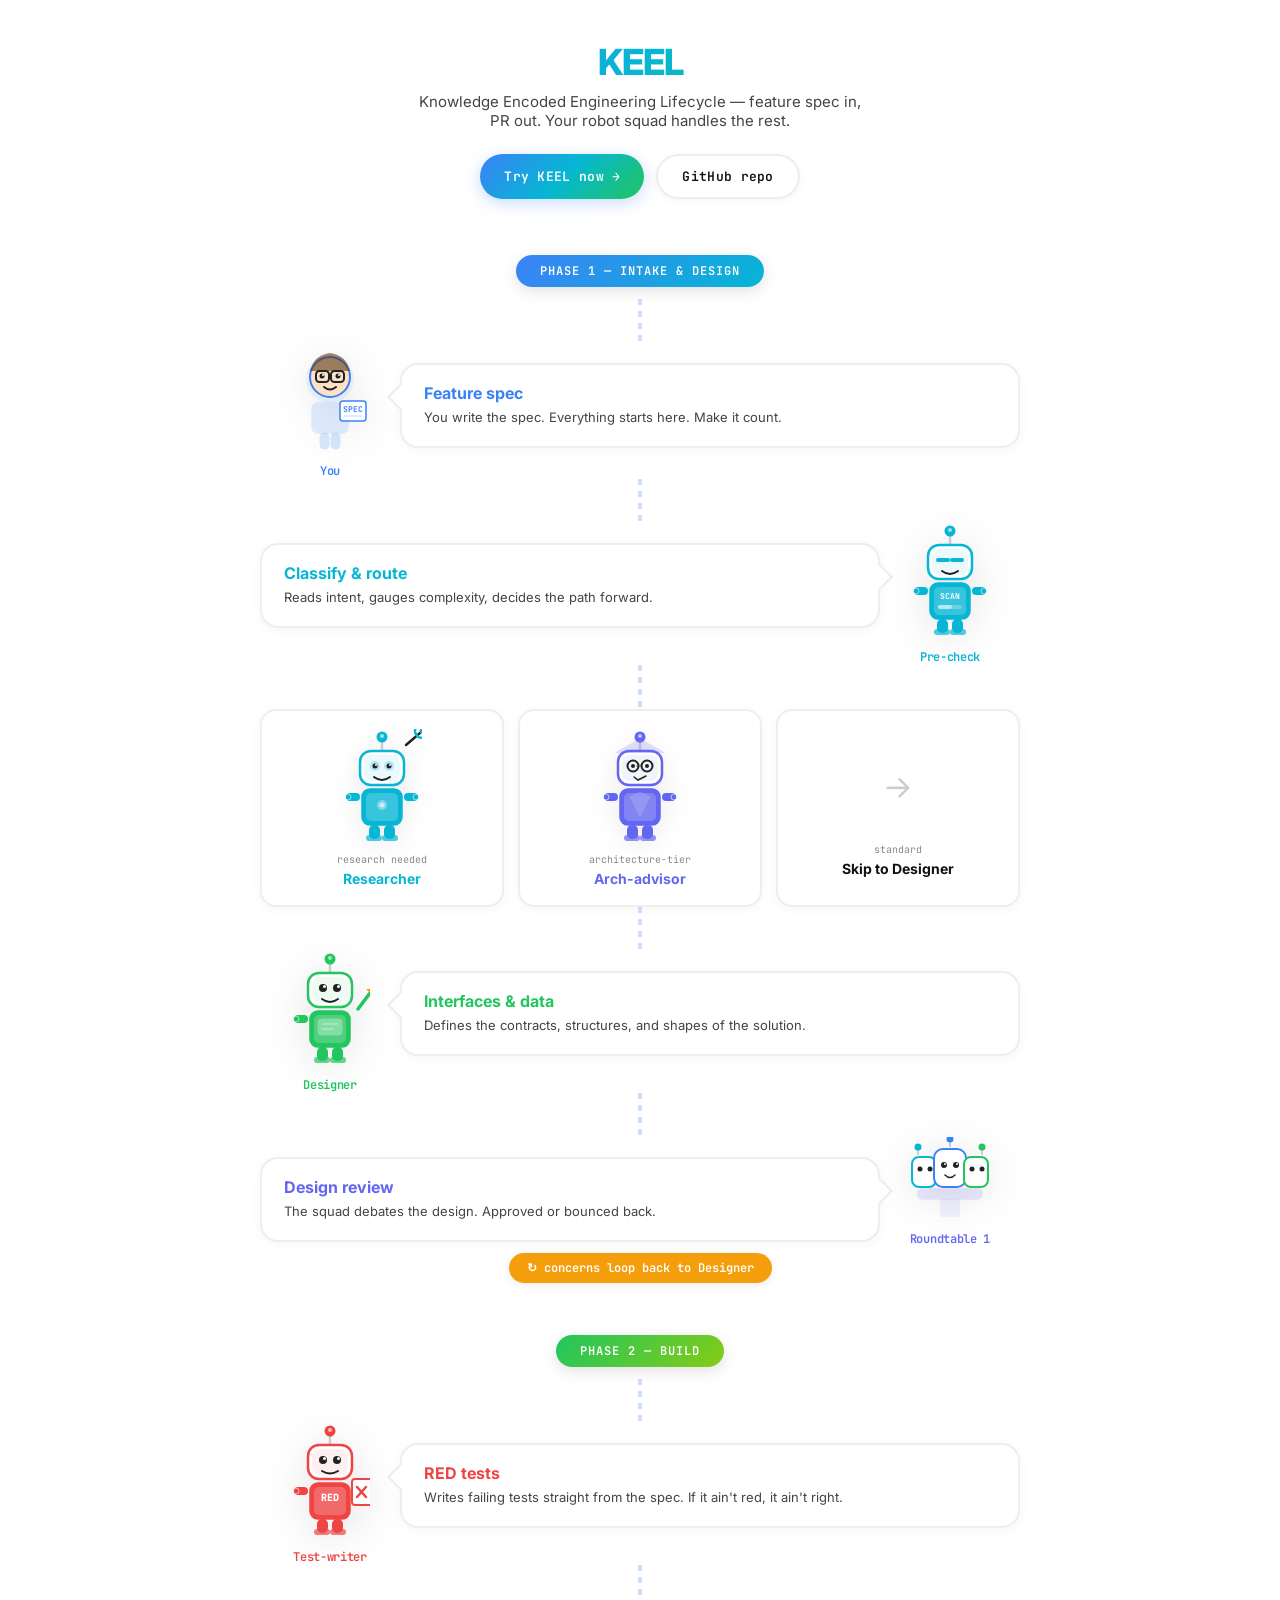
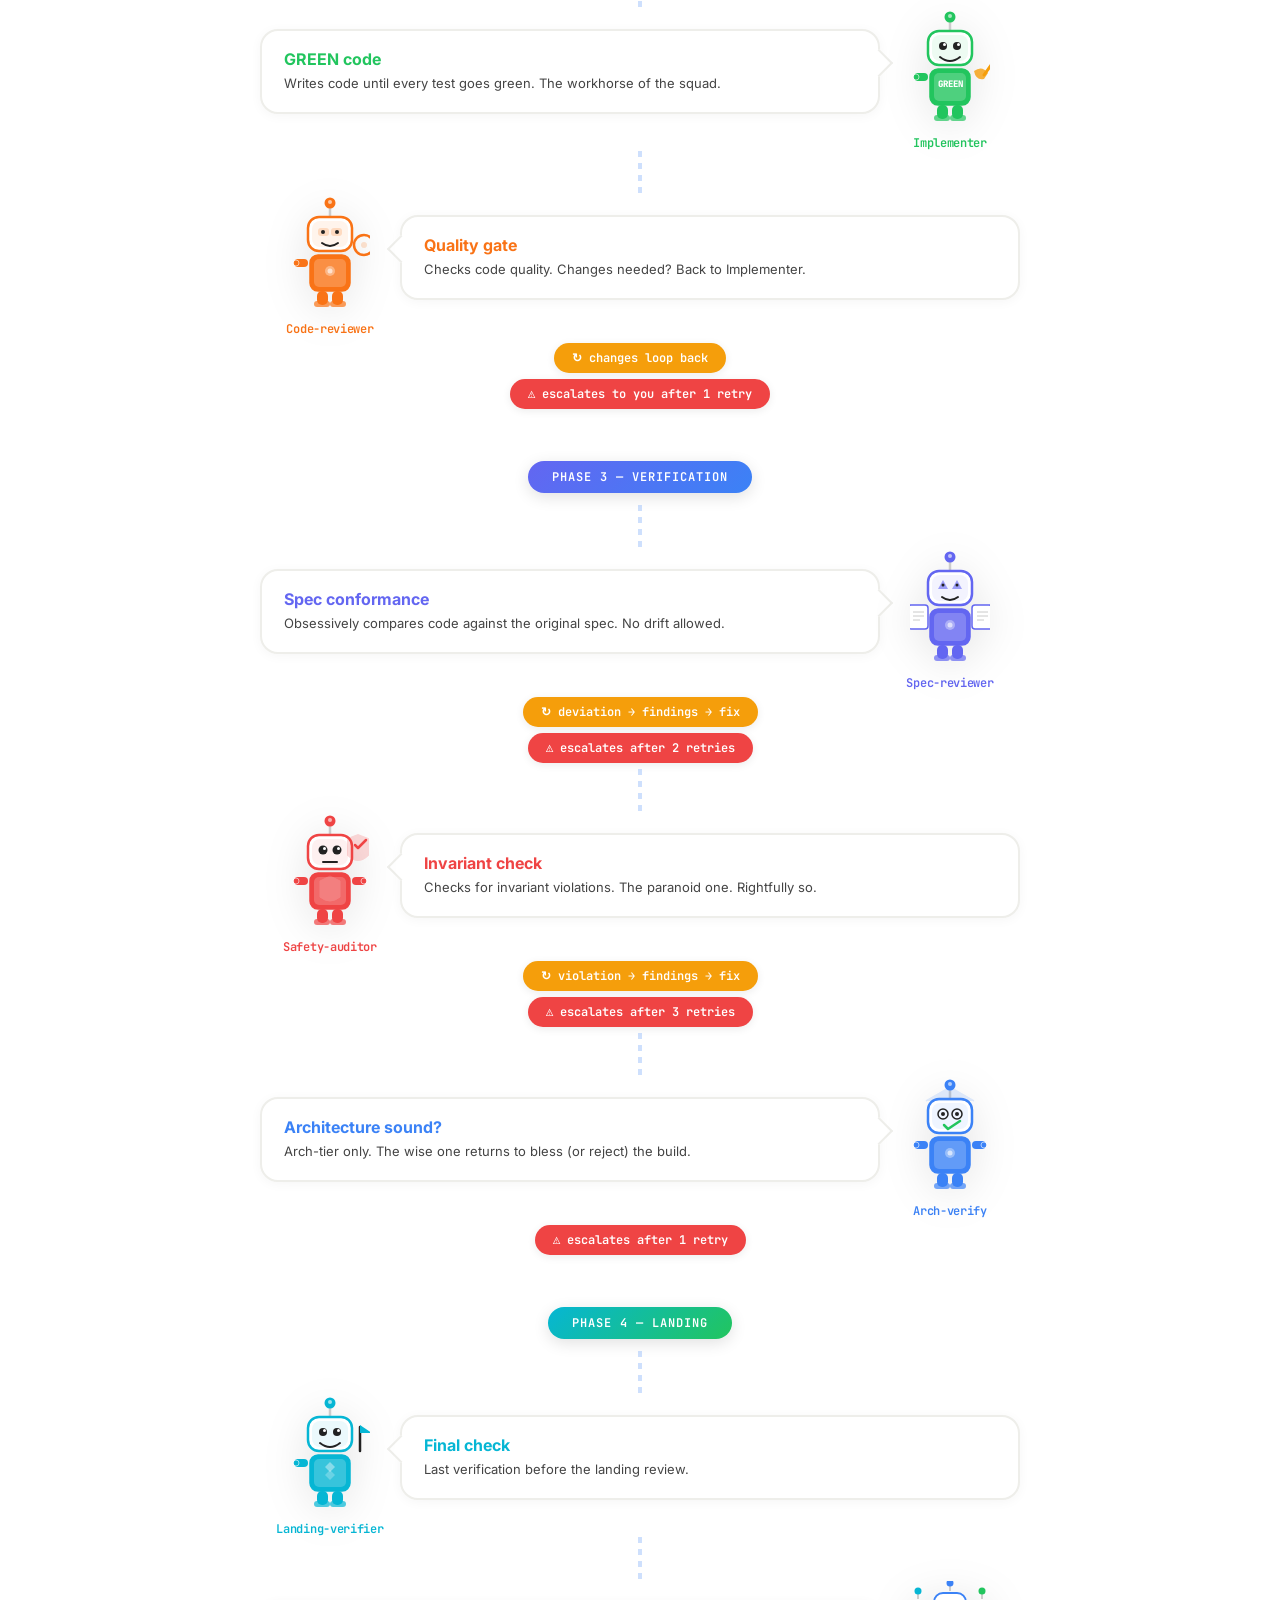
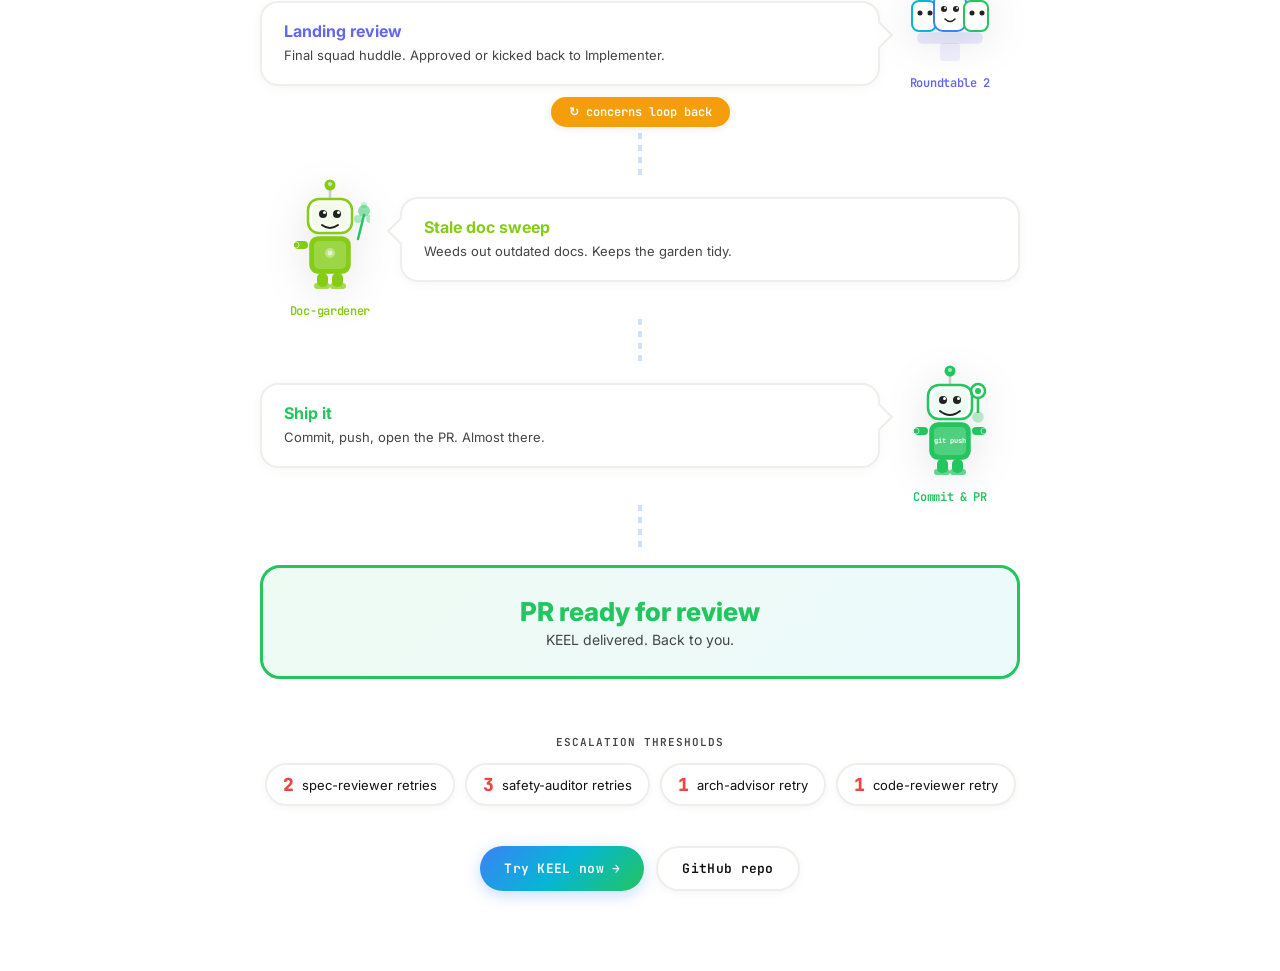
<file: docs/index.html>
<!DOCTYPE html>
<html lang="en">
<head>
<meta charset="UTF-8">
<meta name="viewport" content="width=device-width, initial-scale=1.0">
<title>KEEL — Knowledge Encoded Engineering Lifecycle</title>
<link href="https://fonts.googleapis.com/css2?family=JetBrains+Mono:wght@400;500;600&family=Inter:wght@300;400;500;600;700;800&display=swap" rel="stylesheet">
<style>
  :root {
    --bg:#ffffff;--bg2:#f7f7f5;--bg3:#eeeeea;
    --text:#111;--text2:#444;--text3:#888;
    --border:rgba(0,0,0,.08);
    --blue:#3B82F6;--teal:#06B6D4;--green:#22C55E;
    --lime:#84CC16;--yellow:#F59E0B;--red:#EF4444;
    --pink:#EC4899;--orange:#F97316;--indigo:#6366F1;
    --font:'Inter',system-ui,sans-serif;--mono:'JetBrains Mono',monospace;
  }
  *{margin:0;padding:0;box-sizing:border-box}
  body{font-family:var(--font);background:var(--bg);color:var(--text);overflow-x:hidden}
  .world{max-width:800px;margin:0 auto;padding:40px 20px 80px;position:relative}

  header{text-align:center;margin-bottom:56px}
  header h1{font-size:36px;font-weight:800;letter-spacing:-1px;margin-bottom:8px;
    background:linear-gradient(135deg,var(--blue),var(--teal),var(--green));
    -webkit-background-clip:text;-webkit-text-fill-color:transparent;background-clip:text;
  }
  header p{font-size:15px;color:var(--text2);max-width:460px;margin:0 auto}

  /* CTA buttons */
  .cta-row{display:flex;gap:12px;justify-content:center;margin-top:24px;flex-wrap:wrap}
  .cta{
    display:inline-flex;align-items:center;gap:8px;padding:12px 24px;
    border-radius:28px;font-family:var(--mono);font-size:13px;font-weight:600;
    text-decoration:none;letter-spacing:.3px;
    transition:transform .2s,box-shadow .2s;
  }
  .cta.primary{
    background:linear-gradient(135deg,var(--blue),var(--teal),var(--green));
    color:#fff;box-shadow:0 4px 16px rgba(59,130,246,.28);
  }
  .cta.primary:hover{transform:translateY(-2px);box-shadow:0 6px 22px rgba(59,130,246,.4)}
  .cta.secondary{
    background:#fff;color:var(--text);border:2px solid var(--bg3);
    box-shadow:0 2px 8px rgba(0,0,0,.04);
  }
  .cta.secondary:hover{transform:translateY(-2px);border-color:var(--text);box-shadow:0 4px 14px rgba(0,0,0,.08)}

  /* Phase banner */
  .phase-banner{text-align:center;margin:52px 0 12px}
  .phase-banner span{
    display:inline-block;font-family:var(--mono);font-size:12px;font-weight:600;
    letter-spacing:1px;text-transform:uppercase;padding:8px 24px;border-radius:24px;
    color:#fff;box-shadow:0 4px 16px rgba(0,0,0,.12);
  }
  .phase-banner.p1 span{background:linear-gradient(135deg,var(--blue),var(--teal))}
  .phase-banner.p2 span{background:linear-gradient(135deg,var(--green),var(--lime))}
  .phase-banner.p3 span{background:linear-gradient(135deg,var(--indigo),var(--blue))}
  .phase-banner.p4 span{background:linear-gradient(135deg,var(--teal),var(--green))}

  /* Winding path */
  .path-segment{
    width:4px;height:44px;margin:0 auto;
    background:repeating-linear-gradient(to bottom,var(--blue) 0 6px,transparent 6px 12px);
    opacity:.25;
  }

  /* Agent stop */
  .stop{display:flex;align-items:flex-start;gap:0;margin:0;position:relative}
  .stop.left{flex-direction:row}
  .stop.right{flex-direction:row-reverse}

  .stop .character{
    flex-shrink:0;width:140px;display:flex;flex-direction:column;align-items:center;
    position:relative;z-index:2;
  }
  .stop .character svg{
    filter:drop-shadow(0 6px 20px rgba(0,0,0,.10));
    transition:transform .3s cubic-bezier(.34,1.56,.64,1);
  }
  .stop:hover .character svg{transform:scale(1.15) translateY(-6px) rotate(-2deg)}
  .stop .character .name{
    font-family:var(--mono);font-size:12px;font-weight:600;margin-top:8px;
    text-align:center;letter-spacing:-.3px;
  }

  .stop .bubble{
    flex:1;position:relative;padding:18px 22px;border-radius:18px;
    background:#fff;border:2px solid var(--bg3);
    margin-top:20px;min-height:60px;
    box-shadow:0 2px 12px rgba(0,0,0,.04);
    transition:border-color .2s,box-shadow .2s;
  }
  .stop:hover .bubble{border-color:var(--blue);box-shadow:0 4px 20px rgba(59,130,246,.12)}
  .stop .bubble::before{
    content:'';position:absolute;top:22px;width:18px;height:18px;
    background:#fff;border:2px solid var(--bg3);
    transform:rotate(45deg);transition:border-color .2s;
  }
  .stop:hover .bubble::before{border-color:var(--blue)}
  .stop.left .bubble::before{left:-11px;border-right:none;border-top:none}
  .stop.right .bubble::before{right:-11px;border-left:none;border-bottom:none}
  .stop .bubble .role{font-size:16px;font-weight:700;margin-bottom:4px}
  .stop .bubble .desc{font-size:13px;color:var(--text2);line-height:1.6}

  /* Branch */
  .branch-row{display:flex;gap:14px}
  .branch-row .mini-stop{
    flex:1;display:flex;flex-direction:column;align-items:center;
    padding:18px 10px;border-radius:16px;background:#fff;
    border:2px solid var(--bg3);box-shadow:0 2px 12px rgba(0,0,0,.04);
    transition:transform .2s,border-color .2s,box-shadow .2s;
  }
  .branch-row .mini-stop:hover{transform:translateY(-6px);border-color:var(--teal);box-shadow:0 6px 24px rgba(6,182,212,.15)}
  .branch-row .mini-stop svg{margin-bottom:10px;filter:drop-shadow(0 4px 12px rgba(0,0,0,.08))}
  .branch-row .mini-stop .blbl{font-family:var(--mono);font-size:10px;color:var(--text3);margin-bottom:4px}
  .branch-row .mini-stop .bname{font-size:14px;font-weight:700;text-align:center}

  /* Path badges */
  .path-badge{
    display:flex;align-items:center;justify-content:center;gap:6px;
    margin:6px auto;padding:7px 18px;border-radius:24px;width:fit-content;
    font-size:12px;font-family:var(--mono);font-weight:600;
    box-shadow:0 2px 8px rgba(0,0,0,.08);
  }
  .path-badge.loop{background:var(--yellow);color:#fff}
  .path-badge.esc{background:var(--red);color:#fff}

  /* Finish */
  .finish{
    text-align:center;margin-top:16px;padding:28px;border-radius:20px;
    background:linear-gradient(135deg,rgba(34,197,94,.08),rgba(6,182,212,.08));
    border:3px solid var(--green);
  }
  .finish .big{font-size:26px;font-weight:800;color:var(--green);margin-bottom:4px}
  .finish .sub{font-size:14px;color:var(--text2)}

  /* Summary */
  .summary{margin-top:56px;text-align:center}
  .summary h3{font-size:14px;font-weight:600;margin-bottom:14px;color:var(--text2);text-transform:uppercase;letter-spacing:1px;font-family:var(--mono);font-size:11px}
  .pills{display:flex;flex-wrap:wrap;justify-content:center;gap:10px}
  .pill{
    display:inline-flex;align-items:center;gap:8px;padding:8px 16px;
    border-radius:24px;background:#fff;border:2px solid var(--bg3);
    font-size:13px;box-shadow:0 2px 8px rgba(0,0,0,.04);
  }
  .pill .pn{font-family:var(--mono);font-weight:800;color:var(--red);font-size:18px}
</style>
</head>
<body>
<div class="world">
  <header>
    <h1>KEEL</h1>
    <p>Knowledge Encoded Engineering Lifecycle — feature spec in, PR out. Your robot squad handles the rest.</p>
    <div class="cta-row">
      <a class="cta primary" href="https://github.com/TejGandham/keel/blob/main/docs/process/QUICK-START.md">Try KEEL now &rarr;</a>
      <a class="cta secondary" href="https://github.com/TejGandham/keel">GitHub repo</a>
    </div>
  </header>

  <div class="phase-banner p1"><span>Phase 1 &mdash; Intake & design</span></div>
  <div class="path-segment"></div>

  <div class="stop left" id="s-you">
    <div class="character"><div id="r-you"></div><div class="name" style="color:var(--blue)">You</div></div>
    <div class="bubble"><div class="role" style="color:var(--blue)">Feature spec</div><div class="desc">You write the spec. Everything starts here. Make it count.</div></div>
  </div>
  <div class="path-segment"></div>

  <div class="stop right" id="s-precheck">
    <div class="character"><div id="r-precheck"></div><div class="name" style="color:var(--teal)">Pre-check</div></div>
    <div class="bubble"><div class="role" style="color:var(--teal)">Classify & route</div><div class="desc">Reads intent, gauges complexity, decides the path forward.</div></div>
  </div>
  <div class="path-segment"></div>

  <div class="branch-row" id="branch1"></div>
  <div class="path-segment"></div>

  <div class="stop left" id="s-designer">
    <div class="character"><div id="r-designer"></div><div class="name" style="color:var(--green)">Designer</div></div>
    <div class="bubble"><div class="role" style="color:var(--green)">Interfaces & data</div><div class="desc">Defines the contracts, structures, and shapes of the solution.</div></div>
  </div>
  <div class="path-segment"></div>

  <div class="stop right" id="s-rt1">
    <div class="character"><div id="r-rt1"></div><div class="name" style="color:var(--indigo)">Roundtable 1</div></div>
    <div class="bubble"><div class="role" style="color:var(--indigo)">Design review</div><div class="desc">The squad debates the design. Approved or bounced back.</div></div>
  </div>
  <div class="path-badge loop">&#8635; concerns loop back to Designer</div>

  <div class="phase-banner p2"><span>Phase 2 &mdash; Build</span></div>
  <div class="path-segment"></div>

  <div class="stop left" id="s-tw">
    <div class="character"><div id="r-tw"></div><div class="name" style="color:var(--red)">Test-writer</div></div>
    <div class="bubble"><div class="role" style="color:var(--red)">RED tests</div><div class="desc">Writes failing tests straight from the spec. If it ain't red, it ain't right.</div></div>
  </div>
  <div class="path-segment"></div>

  <div class="stop right" id="s-impl">
    <div class="character"><div id="r-impl"></div><div class="name" style="color:var(--green)">Implementer</div></div>
    <div class="bubble"><div class="role" style="color:var(--green)">GREEN code</div><div class="desc">Writes code until every test goes green. The workhorse of the squad.</div></div>
  </div>
  <div class="path-segment"></div>

  <div class="stop left" id="s-cr">
    <div class="character"><div id="r-cr"></div><div class="name" style="color:var(--orange)">Code-reviewer</div></div>
    <div class="bubble"><div class="role" style="color:var(--orange)">Quality gate</div><div class="desc">Checks code quality. Changes needed? Back to Implementer.</div></div>
  </div>
  <div class="path-badge loop">&#8635; changes loop back</div>
  <div class="path-badge esc">&#9888; escalates to you after 1 retry</div>

  <div class="phase-banner p3"><span>Phase 3 &mdash; Verification</span></div>
  <div class="path-segment"></div>

  <div class="stop right" id="s-sr">
    <div class="character"><div id="r-sr"></div><div class="name" style="color:var(--indigo)">Spec-reviewer</div></div>
    <div class="bubble"><div class="role" style="color:var(--indigo)">Spec conformance</div><div class="desc">Obsessively compares code against the original spec. No drift allowed.</div></div>
  </div>
  <div class="path-badge loop">&#8635; deviation &#8594; findings &#8594; fix</div>
  <div class="path-badge esc">&#9888; escalates after 2 retries</div>
  <div class="path-segment"></div>

  <div class="stop left" id="s-sa">
    <div class="character"><div id="r-sa"></div><div class="name" style="color:var(--red)">Safety-auditor</div></div>
    <div class="bubble"><div class="role" style="color:var(--red)">Invariant check</div><div class="desc">Checks for invariant violations. The paranoid one. Rightfully so.</div></div>
  </div>
  <div class="path-badge loop">&#8635; violation &#8594; findings &#8594; fix</div>
  <div class="path-badge esc">&#9888; escalates after 3 retries</div>
  <div class="path-segment"></div>

  <div class="stop right" id="s-av">
    <div class="character"><div id="r-av"></div><div class="name" style="color:var(--blue)">Arch-verify</div></div>
    <div class="bubble"><div class="role" style="color:var(--blue)">Architecture sound?</div><div class="desc">Arch-tier only. The wise one returns to bless (or reject) the build.</div></div>
  </div>
  <div class="path-badge esc">&#9888; escalates after 1 retry</div>

  <div class="phase-banner p4"><span>Phase 4 &mdash; Landing</span></div>
  <div class="path-segment"></div>

  <div class="stop left" id="s-lv">
    <div class="character"><div id="r-lv"></div><div class="name" style="color:var(--teal)">Landing-verifier</div></div>
    <div class="bubble"><div class="role" style="color:var(--teal)">Final check</div><div class="desc">Last verification before the landing review.</div></div>
  </div>
  <div class="path-segment"></div>

  <div class="stop right" id="s-rt2">
    <div class="character"><div id="r-rt2"></div><div class="name" style="color:var(--indigo)">Roundtable 2</div></div>
    <div class="bubble"><div class="role" style="color:var(--indigo)">Landing review</div><div class="desc">Final squad huddle. Approved or kicked back to Implementer.</div></div>
  </div>
  <div class="path-badge loop">&#8635; concerns loop back</div>
  <div class="path-segment"></div>

  <div class="stop left" id="s-dg">
    <div class="character"><div id="r-dg"></div><div class="name" style="color:var(--lime)">Doc-gardener</div></div>
    <div class="bubble"><div class="role" style="color:var(--lime)">Stale doc sweep</div><div class="desc">Weeds out outdated docs. Keeps the garden tidy.</div></div>
  </div>
  <div class="path-segment"></div>

  <div class="stop right" id="s-commit">
    <div class="character"><div id="r-commit"></div><div class="name" style="color:var(--green)">Commit & PR</div></div>
    <div class="bubble"><div class="role" style="color:var(--green)">Ship it</div><div class="desc">Commit, push, open the PR. Almost there.</div></div>
  </div>
  <div class="path-segment"></div>

  <div class="finish">
    <div class="big">PR ready for review</div>
    <div class="sub">KEEL delivered. Back to you.</div>
  </div>

  <div class="summary">
    <h3>Escalation thresholds</h3>
    <div class="pills">
      <div class="pill"><span class="pn">2</span> spec-reviewer retries</div>
      <div class="pill"><span class="pn">3</span> safety-auditor retries</div>
      <div class="pill"><span class="pn">1</span> arch-advisor retry</div>
      <div class="pill"><span class="pn">1</span> code-reviewer retry</div>
    </div>
  </div>

  <div class="cta-row" style="margin-top:40px">
    <a class="cta primary" href="https://github.com/TejGandham/keel/blob/main/docs/process/QUICK-START.md">Try KEEL now &rarr;</a>
    <a class="cta secondary" href="https://github.com/TejGandham/keel">GitHub repo</a>
  </div>
</div>

<script>
const d = '#222', bg = '#f7f7f5', metal = '#ccc', white = '#fff';

function bot(w, h, parts) {
  return `<svg viewBox="0 0 ${w} ${h}" width="${w}" height="${h}" xmlns="http://www.w3.org/2000/svg">${parts}</svg>`;
}

function fullBot(accent, opts={}) {
  let s = '';
  // Antenna
  s += `<line x1="40" y1="10" x2="40" y2="22" stroke="${metal}" stroke-width="2.5" stroke-linecap="round"/>`;
  s += `<circle cx="40" cy="8" r="5.5" fill="${accent}"/><circle cx="40" cy="7" r="2" fill="${white}" opacity=".6"/>`;
  // Head
  s += `<rect x="18" y="22" width="44" height="34" rx="11" fill="${white}" stroke="${accent}" stroke-width="2.5"/>`;
  s += `<rect x="22" y="26" width="36" height="26" rx="8" fill="${accent}" opacity=".08"/>`;
  // Eyes
  s += opts.eyeL || `<circle cx="33" cy="37" r="4" fill="${d}"/><circle cx="34.5" cy="35.5" r="1.5" fill="${white}"/>`;
  s += opts.eyeR || `<circle cx="47" cy="37" r="4" fill="${d}"/><circle cx="48.5" cy="35.5" r="1.5" fill="${white}"/>`;
  // Mouth
  s += opts.mouth || `<path d="M32 48Q40 54 48 48" fill="none" stroke="${d}" stroke-width="2" stroke-linecap="round"/>`;
  // Body
  s += `<rect x="20" y="60" width="40" height="36" rx="8" fill="${accent}" stroke="${accent}" stroke-width="1.5"/>`;
  s += `<rect x="24" y="64" width="32" height="28" rx="5" fill="${white}" opacity=".2"/>`;
  s += opts.bodyDeco || `<circle cx="40" cy="76" r="5" fill="${white}" opacity=".35"/><circle cx="40" cy="76" r="2.5" fill="${white}" opacity=".6"/>`;
  // Arms
  s += opts.armL || `<rect x="4" y="64" width="14" height="8" rx="4" fill="${accent}"/><circle cx="6" cy="68" r="3" fill="${accent}" stroke="${white}" stroke-width="1" opacity=".6"/>`;
  s += opts.armR || `<rect x="62" y="64" width="14" height="8" rx="4" fill="${accent}"/><circle cx="74" cy="68" r="3" fill="${accent}" stroke="${white}" stroke-width="1" opacity=".6"/>`;
  // Legs
  s += `<rect x="27" y="96" width="11" height="14" rx="5" fill="${accent}"/><rect x="42" y="96" width="11" height="14" rx="5" fill="${accent}"/>`;
  s += `<rect x="24" y="106" width="16" height="6" rx="3" fill="${accent}" opacity=".7"/><rect x="40" y="106" width="16" height="6" rx="3" fill="${accent}" opacity=".7"/>`;
  // Accessories
  s += opts.topAcc || '';
  s += opts.hat || '';
  return bot(80, 114, s);
}

const c = getComputedStyle(document.documentElement);
const blue='#3B82F6',teal='#06B6D4',green='#22C55E',lime='#84CC16',
      yellow='#F59E0B',red='#EF4444',pink='#EC4899',orange='#F97316',indigo='#6366F1';

const robots = {
  you: (()=>{
    let s = '';
    s += `<circle cx="40" cy="36" r="24" fill="${blue}" opacity=".08"/>`;
    s += `<circle cx="40" cy="34" r="20" fill="#fde1c5" stroke="${blue}" stroke-width="2"/>`;
    s += `<path d="M20 28Q24 12 40 10Q56 12 60 28" fill="#5B3A1A" opacity=".6"/>`;
    s += `<rect x="26" y="28" width="13" height="11" rx="3.5" fill="none" stroke="${d}" stroke-width="2"/>`;
    s += `<rect x="41" y="28" width="13" height="11" rx="3.5" fill="none" stroke="${d}" stroke-width="2"/>`;
    s += `<line x1="39" y1="33" x2="41" y2="33" stroke="${d}" stroke-width="2"/>`;
    s += `<circle cx="32" cy="33" r="2.5" fill="${d}"/><circle cx="33" cy="32" r="1" fill="${white}"/>`;
    s += `<circle cx="48" cy="33" r="2.5" fill="${d}"/><circle cx="49" cy="32" r="1" fill="${white}"/>`;
    s += `<path d="M34 44Q40 49 46 44" fill="none" stroke="${d}" stroke-width="2" stroke-linecap="round"/>`;
    s += `<rect x="22" y="60" width="36" height="30" rx="6" fill="${blue}" opacity=".15" stroke="${blue}" stroke-width="1.5"/>`;
    s += `<rect x="50" y="58" width="26" height="20" rx="3" fill="${white}" stroke="${blue}" stroke-width="1.5"/>`;
    s += `<text x="63" y="69" text-anchor="middle" font-size="8" font-family="var(--mono)" fill="${blue}" font-weight="700">SPEC</text>`;
    s += `<line x1="54" y1="73" x2="72" y2="73" stroke="${blue}" stroke-width=".8" opacity=".4"/>`;
    s += `<rect x="30" y="90" width="9" height="16" rx="4" fill="${blue}" opacity=".2" stroke="${blue}" stroke-width="1"/>`;
    s += `<rect x="41" y="90" width="9" height="16" rx="4" fill="${blue}" opacity=".2" stroke="${blue}" stroke-width="1"/>`;
    return bot(80, 108, s);
  })(),

  precheck: fullBot(teal, {
    eyeL:`<line x1="28" y1="37" x2="38" y2="37" stroke="${teal}" stroke-width="4" stroke-linecap="round"/>`,
    eyeR:`<line x1="42" y1="37" x2="52" y2="37" stroke="${teal}" stroke-width="4" stroke-linecap="round"/>`,
    bodyDeco:`<text x="40" y="76" text-anchor="middle" font-size="8" font-family="var(--mono)" fill="${white}" font-weight="700">SCAN</text><rect x="28" y="82" width="24" height="4" rx="2" fill="${white}" opacity=".25"/><rect x="28" y="82" width="14" height="4" rx="2" fill="${white}" opacity=".5"/>`,
  }),

  researcher: fullBot(teal, {
    topAcc:`<line x1="64" y1="16" x2="78" y2="4" stroke="${d}" stroke-width="2.5" stroke-linecap="round"/><circle cx="80" cy="2" r="7" fill="none" stroke="${teal}" stroke-width="2.5"/><circle cx="80" cy="2" r="2.5" fill="${teal}"/>`,
    eyeL:`<circle cx="33" cy="37" r="5" fill="${teal}" opacity=".25"/><circle cx="33" cy="37" r="2.5" fill="${d}"/><circle cx="34" cy="36" r="1" fill="${white}"/>`,
    eyeR:`<circle cx="47" cy="37" r="5" fill="${teal}" opacity=".25"/><circle cx="47" cy="37" r="2.5" fill="${d}"/><circle cx="48" cy="36" r="1" fill="${white}"/>`,
  }),

  archadv: fullBot(indigo, {
    hat:`<path d="M16 24L40 10L64 24" fill="${indigo}" opacity=".2" stroke="${indigo}" stroke-width="1.5"/>`,
    eyeL:`<circle cx="33" cy="37" r="5.5" fill="none" stroke="${d}" stroke-width="2"/><circle cx="33" cy="37" r="2" fill="${d}"/>`,
    eyeR:`<circle cx="47" cy="37" r="5.5" fill="none" stroke="${d}" stroke-width="2"/><circle cx="47" cy="37" r="2" fill="${d}"/><line x1="41" y1="37" x2="36" y2="37" stroke="${d}" stroke-width="1.5" opacity=".3"/>`,
    mouth:`<path d="M34 48L38 51L46 47" fill="none" stroke="${d}" stroke-width="1.5" stroke-linecap="round"/>`,
    bodyDeco:`<path d="M30 68L40 63L50 68L40 88Z" fill="${white}" opacity=".15" stroke="${white}" stroke-width=".8"/>`,
  }),

  designer: fullBot(green, {
    armR:`<line x1="68" y1="58" x2="80" y2="42" stroke="${green}" stroke-width="3.5" stroke-linecap="round"/><polygon points="80,42 84,38 76,38" fill="${yellow}"/>`,
    bodyDeco:`<rect x="28" y="68" width="24" height="16" rx="3" fill="${white}" opacity=".3" stroke="${white}" stroke-width=".8"/><line x1="32" y1="73" x2="48" y2="73" stroke="${white}" stroke-width="1" opacity=".5"/><line x1="32" y1="78" x2="44" y2="78" stroke="${white}" stroke-width="1" opacity=".5"/>`,
  }),

  roundtable: (()=>{
    let s = '';
    s += `<rect x="8" y="52" width="64" height="10" rx="4" fill="${indigo}" opacity=".15" stroke="${indigo}" stroke-width="1.5"/>`;
    s += `<rect x="30" y="62" width="20" height="18" rx="3" fill="${indigo}" opacity=".1"/>`;
    // Bot left
    s += `<rect x="2" y="20" width="24" height="30" rx="7" fill="${white}" stroke="${teal}" stroke-width="2"/>`;
    s += `<circle cx="10" cy="32" r="2.5" fill="${d}"/><circle cx="20" cy="32" r="2.5" fill="${d}"/>`;
    s += `<line x1="8" y1="18" x2="8" y2="12" stroke="${metal}" stroke-width="2"/><circle cx="8" cy="10" r="3.5" fill="${teal}"/>`;
    // Bot center
    s += `<rect x="24" y="12" width="32" height="38" rx="9" fill="${white}" stroke="${blue}" stroke-width="2"/>`;
    s += `<circle cx="34" cy="28" r="3" fill="${d}"/><circle cx="35" cy="27" r="1" fill="${white}"/>`;
    s += `<circle cx="46" cy="28" r="3" fill="${d}"/><circle cx="47" cy="27" r="1" fill="${white}"/>`;
    s += `<path d="M35 38Q40 43 45 38" fill="none" stroke="${d}" stroke-width="1.5" stroke-linecap="round"/>`;
    s += `<line x1="40" y1="10" x2="40" y2="4" stroke="${metal}" stroke-width="2"/><circle cx="40" cy="2" r="3.5" fill="${blue}"/>`;
    // Bot right
    s += `<rect x="54" y="20" width="24" height="30" rx="7" fill="${white}" stroke="${green}" stroke-width="2"/>`;
    s += `<circle cx="62" cy="32" r="2.5" fill="${d}"/><circle cx="72" cy="32" r="2.5" fill="${d}"/>`;
    s += `<line x1="72" y1="18" x2="72" y2="12" stroke="${metal}" stroke-width="2"/><circle cx="72" cy="10" r="3.5" fill="${green}"/>`;
    return bot(80, 82, s);
  })(),

  testwriter: fullBot(red, {
    armR:`<rect x="62" y="56" width="20" height="26" rx="3" fill="${white}" stroke="${red}" stroke-width="2"/><line x1="67" y1="64" x2="76" y2="74" stroke="${red}" stroke-width="2.5" stroke-linecap="round"/><line x1="76" y1="64" x2="67" y2="74" stroke="${red}" stroke-width="2.5" stroke-linecap="round"/>`,
    bodyDeco:`<text x="40" y="78" text-anchor="middle" font-size="10" font-family="var(--mono)" fill="${white}" font-weight="800">RED</text>`,
    mouth:`<path d="M32 48Q40 53 48 48" fill="none" stroke="${d}" stroke-width="2" stroke-linecap="round"/>`,
  }),

  implementer: fullBot(green, {
    armR:`<path d="M64 62Q72 56 78 64L74 70Q66 72 64 62Z" fill="${yellow}" opacity=".8"/><line x1="74" y1="66" x2="84" y2="52" stroke="${yellow}" stroke-width="3" stroke-linecap="round"/>`,
    mouth:`<path d="M30 48Q40 56 50 48" fill="none" stroke="${d}" stroke-width="2" stroke-linecap="round"/>`,
    bodyDeco:`<text x="40" y="78" text-anchor="middle" font-size="9" font-family="var(--mono)" fill="${white}" font-weight="800">GREEN</text>`,
  }),

  coderev: fullBot(orange, {
    armR:`<circle cx="74" cy="50" r="10" fill="none" stroke="${orange}" stroke-width="2.5"/><line x1="82" y1="56" x2="86" y2="64" stroke="${orange}" stroke-width="3" stroke-linecap="round"/><circle cx="74" cy="50" r="3" fill="${orange}" opacity=".2"/>`,
    eyeL:`<rect x="28" y="33" width="11" height="8" rx="3" fill="${orange}" opacity=".2"/><circle cx="33" cy="37" r="2" fill="${d}"/>`,
    eyeR:`<rect x="41" y="33" width="11" height="8" rx="3" fill="${orange}" opacity=".2"/><circle cx="47" cy="37" r="2" fill="${d}"/>`,
  }),

  specrev: fullBot(indigo, {
    armL:`<rect x="-2" y="56" width="20" height="24" rx="3" fill="${white}" stroke="${indigo}" stroke-width="1.5"/><line x1="3" y1="63" x2="14" y2="63" stroke="${d}" stroke-width=".8" opacity=".3"/><line x1="3" y1="67" x2="14" y2="67" stroke="${d}" stroke-width=".8" opacity=".3"/><line x1="3" y1="71" x2="10" y2="71" stroke="${d}" stroke-width=".8" opacity=".3"/>`,
    armR:`<rect x="62" y="56" width="20" height="24" rx="3" fill="${white}" stroke="${indigo}" stroke-width="1.5"/><line x1="67" y1="63" x2="78" y2="63" stroke="${d}" stroke-width=".8" opacity=".3"/><line x1="67" y1="67" x2="78" y2="67" stroke="${d}" stroke-width=".8" opacity=".3"/><line x1="67" y1="71" x2="74" y2="71" stroke="${d}" stroke-width=".8" opacity=".3"/>`,
    eyeL:`<polygon points="33,31 28,40 38,40" fill="${indigo}" opacity=".6"/><circle cx="33" cy="36" r="1.5" fill="${d}"/>`,
    eyeR:`<polygon points="47,31 42,40 52,40" fill="${indigo}" opacity=".6"/><circle cx="47" cy="36" r="1.5" fill="${d}"/>`,
  }),

  safety: fullBot(red, {
    topAcc:`<path d="M58 26L68 22L78 26L78 42Q68 52 58 42Z" fill="${red}" opacity=".2" stroke="${red}" stroke-width="2"/><path d="M65 32L68 35L76 27" fill="none" stroke="${red}" stroke-width="2.5" stroke-linecap="round" stroke-linejoin="round"/>`,
    eyeL:`<circle cx="33" cy="37" r="4.5" fill="${d}"/><circle cx="34.5" cy="35.5" r="1.5" fill="${white}"/>`,
    eyeR:`<circle cx="47" cy="37" r="4.5" fill="${d}"/><circle cx="48.5" cy="35.5" r="1.5" fill="${white}"/>`,
    mouth:`<line x1="33" y1="49" x2="47" y2="49" stroke="${d}" stroke-width="2" stroke-linecap="round"/>`,
    bodyDeco:`<path d="M30 68L40 63L50 68L50 84Q40 92 30 84Z" fill="${white}" opacity=".15" stroke="${white}" stroke-width="1"/>`,
  }),

  archver: fullBot(blue, {
    hat:`<path d="M16 24L40 10L64 24" fill="${blue}" opacity=".15" stroke="${blue}" stroke-width="1.5"/>`,
    eyeL:`<circle cx="33" cy="37" r="5" fill="none" stroke="${d}" stroke-width="1.5"/><circle cx="33" cy="37" r="2" fill="${d}"/>`,
    eyeR:`<circle cx="47" cy="37" r="5" fill="none" stroke="${d}" stroke-width="1.5"/><circle cx="47" cy="37" r="2" fill="${d}"/>`,
    mouth:`<path d="M34 48L38 52L50 44" fill="none" stroke="${green}" stroke-width="2.5" stroke-linecap="round" stroke-linejoin="round"/>`,
  }),

  landing: fullBot(teal, {
    armR:`<line x1="70" y1="56" x2="70" y2="32" stroke="${d}" stroke-width="2.5" stroke-linecap="round"/><polygon points="70,30 82,38 70,38" fill="${teal}"/><circle cx="82" cy="34" r="2" fill="${teal}" opacity=".4"/>`,
    mouth:`<path d="M30 48Q40 56 50 48" fill="none" stroke="${d}" stroke-width="2" stroke-linecap="round"/>`,
    bodyDeco:`<path d="M35 72L40 67L45 72L40 77Z" fill="${white}" opacity=".4"/><path d="M35 80L40 75L45 80L40 85Z" fill="${white}" opacity=".25"/>`,
  }),

  docgarden: fullBot(lime, {
    armR:`<line x1="68" y1="62" x2="74" y2="38" stroke="#22C55E" stroke-width="2.5" stroke-linecap="round"/><circle cx="74" cy="34" r="6" fill="#22C55E" opacity=".5"/><circle cx="68" cy="42" r="4" fill="#22C55E" opacity=".35"/><circle cx="80" cy="42" r="4" fill="#22C55E" opacity=".35"/><circle cx="74" cy="28" r="3" fill="#22C55E" opacity=".25"/>`,
    mouth:`<path d="M32 48Q40 54 48 48" fill="none" stroke="${d}" stroke-width="2" stroke-linecap="round"/>`,
  }),

  commit: fullBot(green, {
    topAcc:`<circle cx="68" cy="28" r="7" fill="none" stroke="${green}" stroke-width="2.5"/><circle cx="68" cy="28" r="3" fill="${green}"/><line x1="68" y1="35" x2="68" y2="50" stroke="${green}" stroke-width="2.5"/><circle cx="68" cy="54" r="5" fill="${green}" opacity=".3" stroke="${green}" stroke-width="1.5"/>`,
    mouth:`<path d="M30 48Q40 56 50 48" fill="none" stroke="${d}" stroke-width="2" stroke-linecap="round"/>`,
    bodyDeco:`<text x="40" y="80" text-anchor="middle" font-size="7" font-family="var(--mono)" fill="${white}" font-weight="700">git push</text>`,
  }),
};

const place = {
  'r-you':robots.you,'r-precheck':robots.precheck,
  'r-designer':robots.designer,'r-rt1':robots.roundtable,
  'r-tw':robots.testwriter,'r-impl':robots.implementer,'r-cr':robots.coderev,
  'r-sr':robots.specrev,'r-sa':robots.safety,'r-av':robots.archver,
  'r-lv':robots.landing,'r-rt2':robots.roundtable,'r-dg':robots.docgarden,
  'r-commit':robots.commit,
};
Object.entries(place).forEach(([id,svg])=>{const el=document.getElementById(id);if(el)el.innerHTML=svg});

document.getElementById('branch1').innerHTML=`
  <div class="mini-stop">${robots.researcher}<div class="blbl">research needed</div><div class="bname" style="color:${teal}">Researcher</div></div>
  <div class="mini-stop">${robots.archadv}<div class="blbl">architecture-tier</div><div class="bname" style="color:${indigo}">Arch-advisor</div></div>
  <div class="mini-stop"><div style="height:114px;display:flex;align-items:center;font-size:32px;color:#ccc">&#8594;</div><div class="blbl">standard</div><div class="bname">Skip to Designer</div></div>
`;
</script>
</body>
</html>
</file>
